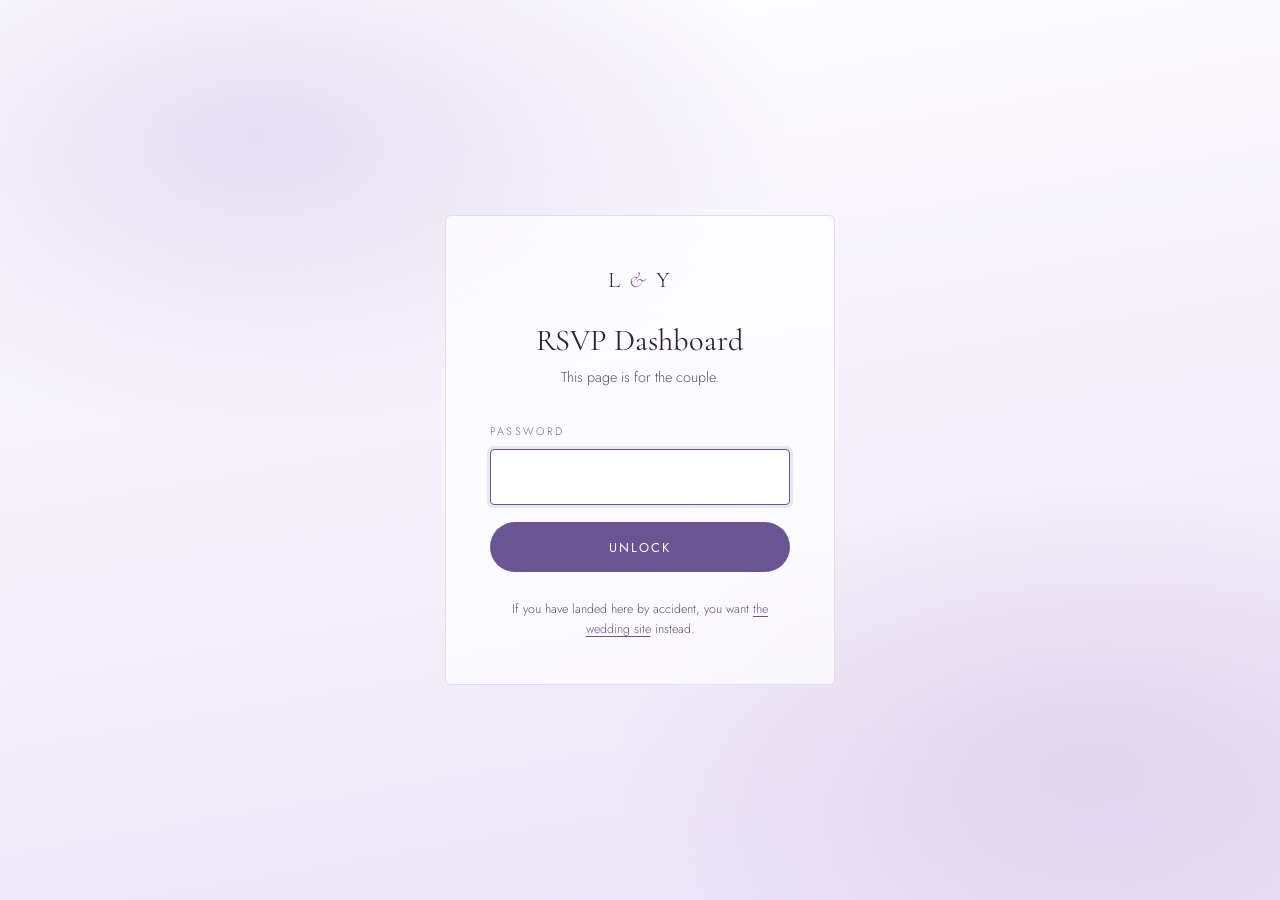
<file: admin.html>
<!DOCTYPE html>
<html lang="en" class="no-js">
<head>
<meta charset="utf-8">
<script>document.documentElement.classList.remove("no-js");</script>
<meta name="viewport" content="width=device-width, initial-scale=1">
<title>RSVP Dashboard — Leo &amp; Yoonsun</title>

<!-- This page must never be indexed. It is reachable from the "Admin" button in
     the public site's footer, so guests can find it — the password screen is
     what keeps them out, and the dashboard holds no guest data either way. -->
<meta name="robots" content="noindex, nofollow, noarchive">
<meta name="theme-color" content="#6b5494">

<link rel="icon" href="data:image/svg+xml,%3Csvg xmlns='http://www.w3.org/2000/svg' viewBox='0 0 100 100'%3E%3Ctext y='.9em' font-size='90'%3E%F0%9F%93%8B%3C/text%3E%3C/svg%3E">

<link rel="preconnect" href="https://fonts.googleapis.com">
<link rel="preconnect" href="https://fonts.gstatic.com" crossorigin>
<link href="https://fonts.googleapis.com/css2?family=Cormorant+Garamond:wght@300;400;500&family=Jost:wght@300;400;500&display=swap" rel="stylesheet">

<link rel="stylesheet" href="assets/css/styles.css?v=19">
<link rel="stylesheet" href="assets/css/admin.css?v=19">
</head>
<body class="admin">

<!-- ===================== LOCK SCREEN ===================== -->
<div class="lock" id="lock">
  <form class="lock__card" id="lockForm" autocomplete="off">
    <p class="lock__mark">L <span class="amp">&amp;</span> Y</p>
    <h1 class="lock__title">RSVP Dashboard</h1>
    <p class="lock__sub">This page is for the couple.</p>

    <label class="lock__label" for="pw">Password</label>
    <input class="lock__input" type="password" id="pw" name="pw"
           autocomplete="current-password" autofocus required>

    <button class="btn btn--solid lock__btn" type="submit">Unlock</button>

    <p class="lock__error" id="lockError" role="alert" hidden></p>

    <p class="lock__note">
      If you have landed here by accident, you want
      <a href="index.html">the wedding site</a> instead.
    </p>
  </form>
</div>

<!-- ===================== DASHBOARD ===================== -->
<div class="dash" id="dash" hidden>

  <header class="dash__bar">
    <div class="dash__bar-inner">
      <div>
        <p class="dash__eyebrow">Leo &amp; Yoonsun &middot; April 15, 2027</p>
        <h1 class="dash__title">RSVP Dashboard</h1>
      </div>
      <div class="dash__bar-actions">
        <a class="btn btn--ghost btn--sm" href="index.html">View site</a>
        <button class="btn btn--ghost btn--sm" id="lockBtn" type="button">Lock</button>
      </div>
    </div>
  </header>

  <main class="dash__body">

    <!-- ---- Data source ---- -->
    <section class="panel" id="sourcePanel">
      <div class="panel__head">
        <h2>Responses</h2>
        <div class="panel__tools">
          <span class="livestatus" id="liveStatus" hidden></span>
          <button class="btn btn--ghost btn--sm" id="refreshBtn" type="button" hidden>Refresh now</button>
          <button class="btn btn--ghost btn--sm" id="changeDataBtn" type="button" hidden>Replace data</button>
        </div>
      </div>

      <div class="loader" id="loader">
        <p class="loader__lede">
          Your RSVPs live in the Google Sheet attached to your form. Nothing is
          stored on this website &mdash; the dashboard reads the sheet
          <strong>in your browser</strong> and keeps nothing of its own.
        </p>

        <!-- Connect once, then it refreshes itself. -->
        <div class="connect">
          <h3 class="connect__title">Keep it up to date automatically</h3>
          <ol class="loader__steps">
            <li>In the Sheet: <strong>File &rarr; Share &rarr; Publish to web</strong>.</li>
            <li>Choose the responses sheet, and the format <strong>Comma-separated values (.csv)</strong>.</li>
            <li>Press <strong>Publish</strong>, then copy the link it gives you and paste it here.</li>
          </ol>
          <div class="connect__row">
            <input class="search connect__input" type="url" id="sheetUrl"
                   placeholder="https://docs.google.com/spreadsheets/d/e/.../pub?output=csv">
            <button class="btn btn--solid btn--sm" id="connectBtn" type="button">Connect</button>
          </div>
          <p class="connect__note">
            This link is saved <strong>in this browser only</strong>. It is never
            added to the website's code, so nobody reading the site's source can
            find it. Anyone who does get the link can read the sheet without a
            password, so treat it like a key &mdash; and you can stop it at any
            time with <strong>Publish to web &rarr; Stop publishing</strong>.
          </p>
          <p class="loader__error" id="connectError" role="alert" hidden></p>
        </div>

        <h3 class="connect__title">Or load a file by hand</h3>
        <ol class="loader__steps">
          <li>In the Sheet: <strong>File &rarr; Download &rarr; Comma Separated Values (.csv)</strong>.</li>
          <li>Drop that file below, or open it in a text editor and paste the contents.</li>
        </ol>

        <div class="drop" id="drop" tabindex="0" role="button"
             aria-label="Drop a CSV file here, or click to choose a file">
          <p class="drop__title">Drop your CSV here</p>
          <p class="drop__sub">or click to choose a file</p>
          <input type="file" id="fileInput" accept=".csv,text/csv" hidden>
        </div>

        <details class="loader__paste">
          <summary>Paste the CSV text instead</summary>
          <textarea id="pasteArea" rows="6" placeholder="Paste the contents of the CSV file here..."></textarea>
          <button class="btn btn--solid btn--sm" id="pasteBtn" type="button">Load pasted data</button>
        </details>

        <label class="check">
          <input type="checkbox" id="rememberData">
          <span>Remember this data on this device, so I don't have to re-load it each visit.
          Leave off if you are on a shared computer.</span>
        </label>

        <p class="loader__error" id="loadError" role="alert" hidden></p>
      </div>

      <div class="mapping" id="mapping" hidden>
        <p class="mapping__lede">
          Columns detected automatically. Fix any that are wrong &mdash; your form's
          wording will not match mine exactly.
        </p>
        <div class="mapping__grid" id="mappingGrid"></div>
      </div>
    </section>

    <!-- ---- Stats ---- -->
    <section class="panel" id="statsPanel" hidden>
      <div class="panel__head"><h2>At a glance</h2></div>

      <div class="stats" id="stats"></div>

      <div class="capacity">
        <div class="capacity__head">
          <span id="capacityLabel">0 of 60 seats</span>
          <span class="capacity__hint">Planned for 55&ndash;60</span>
        </div>
        <div class="capacity__track"><div class="capacity__fill" id="capacityFill"></div></div>
      </div>
    </section>

    <!-- ---- Breakdowns ---- -->
    <section class="panel" id="breakdownPanel" hidden>
      <div class="panel__head"><h2>Breakdowns</h2></div>
      <div class="breakdowns" id="breakdowns"></div>
    </section>

    <!-- ---- Guest table ---- -->
    <section class="panel" id="tablePanel" hidden>
      <div class="panel__head">
        <h2>Everyone who replied</h2>
        <div class="panel__tools">
          <input class="search" type="search" id="search" placeholder="Search names, notes, anything…">
          <select class="filter" id="filter" aria-label="Filter by response">
            <option value="all">All responses</option>
            <option value="yes">Attending</option>
            <option value="no">Not attending</option>
          </select>
          <button class="btn btn--ghost btn--sm" id="copyEmails" type="button">Copy emails</button>
        </div>
      </div>
      <div class="tablewrap">
        <table class="table" id="table"></table>
      </div>
      <p class="table__empty" id="tableEmpty" hidden>Nothing matches that search.</p>
    </section>

  </main>

  <footer class="dash__foot">
    <p>
      <strong>How private is this?</strong> The password here keeps guests and
      casual visitors out, and that is all it does &mdash; this is a static site,
      so anyone determined enough can read the page's code. That is safe because
      this page stores no guest data: what you see is read straight from your
      sheet or from a file you loaded, in your browser, and nothing is kept on
      the website. If you have connected a published sheet, that link lives in
      this browser alone &mdash; but anyone who gets hold of it can read the
      sheet without a password, so stop publishing once the replies are in.
    </p>
  </footer>
</div>

<script src="assets/js/admin.js?v=19"></script>
</body>
</html>
</file>
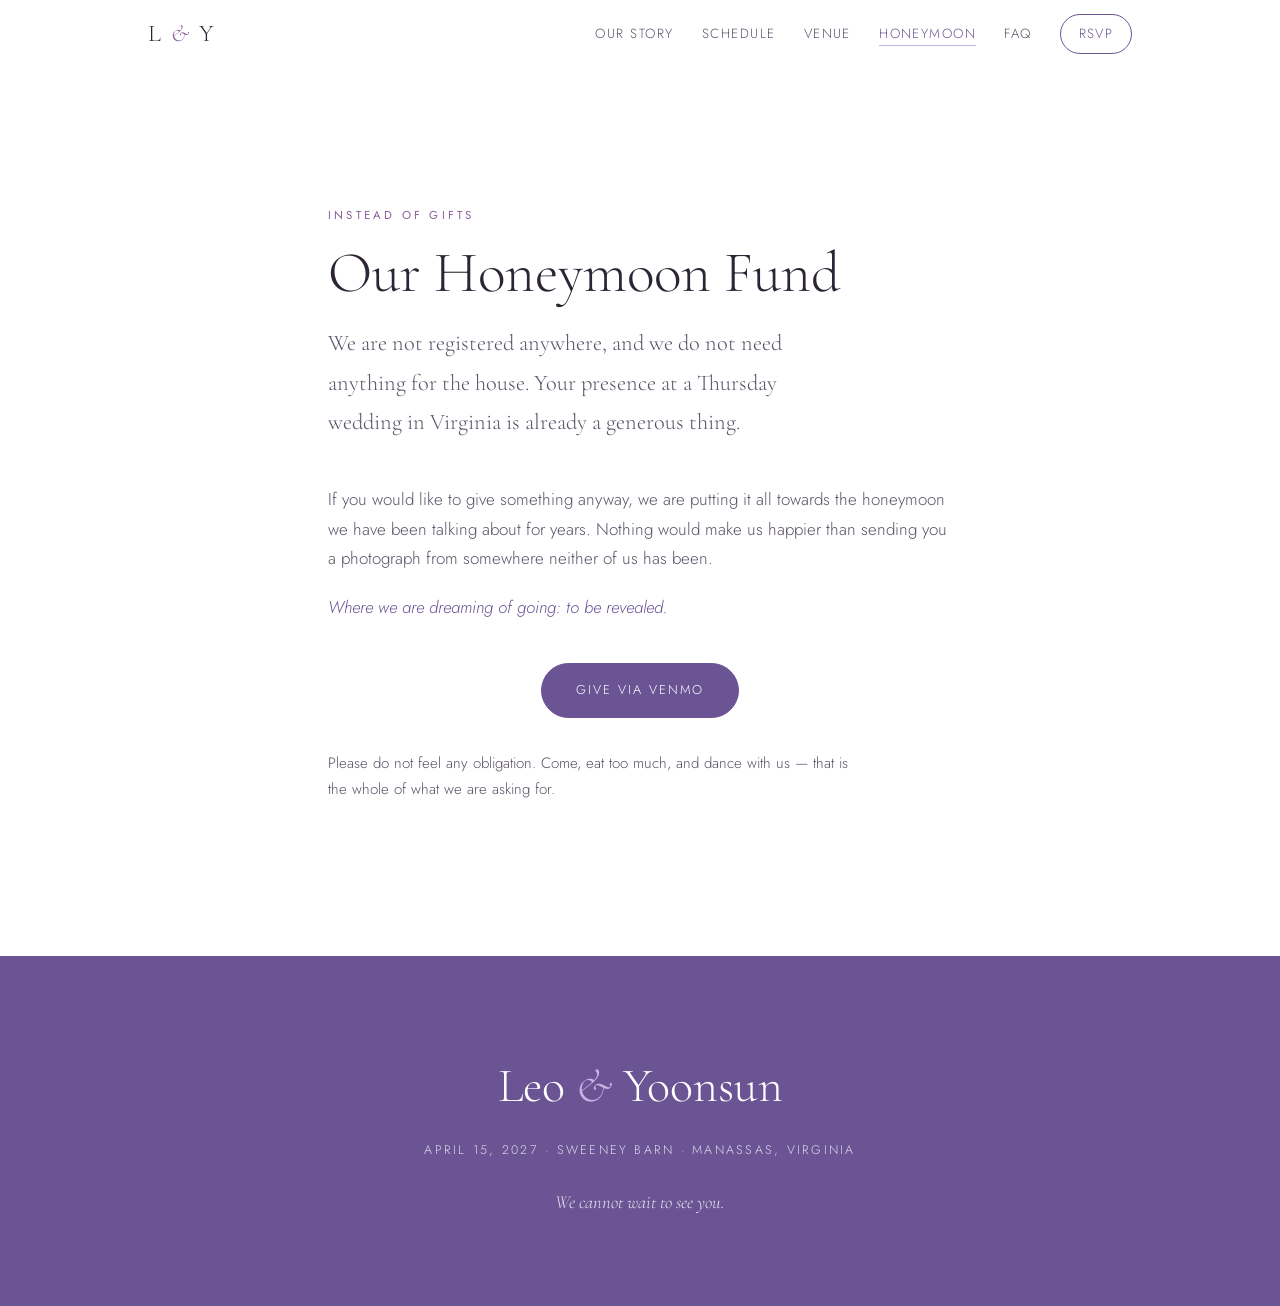
<file: honeymoon.html>
<!DOCTYPE html>
<html lang="en" class="no-js">
<head>
<meta charset="utf-8">
<script>document.documentElement.classList.remove("no-js");</script>
<meta name="viewport" content="width=device-width, initial-scale=1">
<title>Honeymoon Fund — Leo & Yoonsun</title>
<meta name="description" content="Instead of gifts: our honeymoon fund.">
<meta name="theme-color" content="#6b5494">

<!-- Keeps the site out of Google. Guests reach it by the link you send them.
     Delete this line if you ever want it to be publicly searchable. -->
<meta name="robots" content="noindex, nofollow">

<meta property="og:type" content="website">
<meta property="og:title" content="Honeymoon Fund — Leo & Yoonsun">
<meta property="og:description" content="Instead of gifts: our honeymoon fund.">
<meta property="og:image" content="https://nimyuk.github.io/LeoFoundHisSun/assets/img/share.jpg">
<meta name="twitter:card" content="summary_large_image">

<link rel="icon" href="data:image/svg+xml,%3Csvg xmlns='http://www.w3.org/2000/svg' viewBox='0 0 100 100'%3E%3Ctext y='.9em' font-size='90'%3E%F0%9F%AA%BB%3C/text%3E%3C/svg%3E">

<link rel="preconnect" href="https://fonts.googleapis.com">
<link rel="preconnect" href="https://fonts.gstatic.com" crossorigin>
<link href="https://fonts.googleapis.com/css2?family=Cormorant+Garamond:ital,wght@0,300;0,400;0,500;0,600;1,300;1,400&family=Jost:wght@300;400;500&display=swap" rel="stylesheet">

<link rel="stylesheet" href="assets/css/styles.css?v=19">
</head>
<body>

<a class="skip-link" href="#main">Skip to content</a>

<!-- ===================== NAV ===================== -->
<header class="nav" id="nav">
  <div class="nav__inner">
    <a class="nav__brand" href="index.html">L <span class="amp">&amp;</span> Y</a>

    <button class="nav__toggle" id="navToggle" aria-expanded="false" aria-controls="navMenu">
      <span class="nav__toggle-bars" aria-hidden="true"><i></i><i></i><i></i></span>
      <span class="sr-only">Menu</span>
    </button>

    <nav class="nav__menu" id="navMenu" aria-label="Main">
      <a href="story.html">Our Story</a>
      <a href="schedule.html">Schedule</a>
      <a href="venue.html">Venue</a>
      <a href="honeymoon.html" class="is-current" aria-current="page">Honeymoon</a>
      <a href="faq.html">FAQ</a>
      <a class="nav__cta" href="rsvp.html">RSVP</a>
    </nav>
  </div>
</header>

<main id="main">

<!-- ===================== HONEYMOON FUND ===================== -->
<section class="section section--white" id="honeymoon">
  <div class="wrap wrap--narrow">
    <p class="eyebrow reveal">Instead of gifts</p>
    <h2 class="section__title reveal">Our Honeymoon Fund</h2>
    <p class="section__lede reveal">
      We are not registered anywhere, and we do not need anything for the house. Your
      presence at a Thursday wedding in Virginia is already a generous thing.
    </p>

    <div class="prose reveal">
      <p>
        If you would like to give something anyway, we are putting it all towards the
        honeymoon we have been talking about for years. Nothing would make us happier
        than sending you a photograph from somewhere neither of us has been.
      </p>
      <!-- PLACEHOLDER — a sentence about where you are going makes this land far
           better than the generic version. Delete it if you would rather not say. -->
      <p class="gift__dream">
        <em>Where we are dreaming of going: to be revealed.</em>
      </p>
    </div>

    <!-- The Venmo button is built by main.js from honeymoon.venmo in config.js.
         While that is blank, a quiet "coming soon" note appears instead. -->
    <div class="gift reveal" id="giftMount"></div>

    <p class="section__note reveal">
      Please do not feel any obligation. Come, eat too much, and dance with us &mdash;
      that is the whole of what we are asking for.
    </p>
  </div>
</section>

</main>

<!-- ===================== FOOTER ===================== -->
<footer class="footer">
  <div class="wrap">
    <p class="footer__names">Leo <span class="amp">&amp;</span> Yoonsun</p>
    <p class="footer__date">April 15, 2027 &middot; Sweeney Barn &middot; Manassas, Virginia</p>
    <p class="footer__thanks">We cannot wait to see you.</p>
  </div>
</footer>

<script src="assets/js/config.js?v=19"></script>
<script src="assets/js/main.js?v=19"></script>
</body>
</html>
</file>
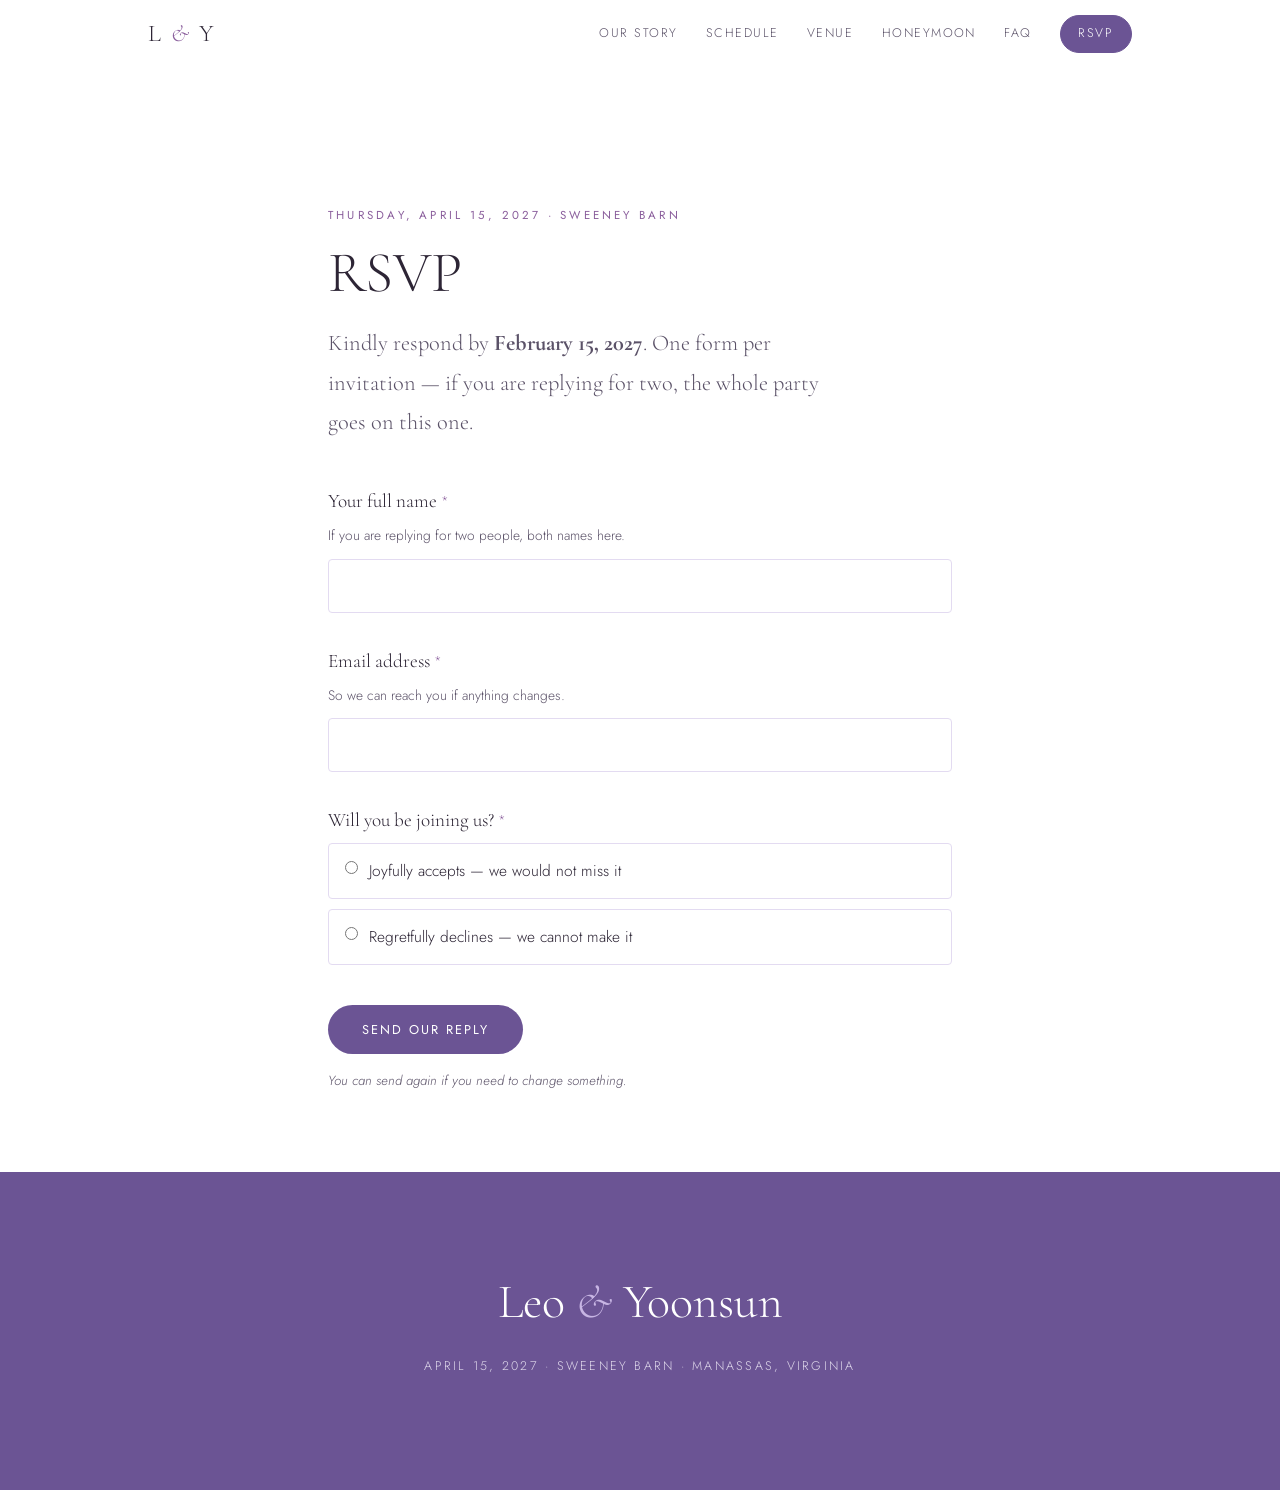
<file: rsvp.html>
<!DOCTYPE html>
<html lang="en" class="no-js">
<head>
<meta charset="utf-8">
<script>document.documentElement.classList.remove("no-js");</script>
<meta name="viewport" content="width=device-width, initial-scale=1">
<title>RSVP — Leo &amp; Yoonsun</title>
<meta name="description" content="RSVP for Leo and Yoonsun's wedding, Thursday April 15, 2027 at Sweeney Barn.">
<meta name="robots" content="noindex, nofollow">
<meta name="theme-color" content="#6b5494">

<link rel="icon" href="data:image/svg+xml,%3Csvg xmlns='http://www.w3.org/2000/svg' viewBox='0 0 100 100'%3E%3Ctext y='.9em' font-size='90'%3E%F0%9F%AA%BB%3C/text%3E%3C/svg%3E">

<link rel="preconnect" href="https://fonts.googleapis.com">
<link rel="preconnect" href="https://fonts.gstatic.com" crossorigin>
<link href="https://fonts.googleapis.com/css2?family=Cormorant+Garamond:ital,wght@0,300;0,400;0,500;1,300;1,400&family=Jost:wght@300;400;500&display=swap" rel="stylesheet">

<link rel="stylesheet" href="assets/css/styles.css?v=19">
<link rel="stylesheet" href="assets/css/form.css?v=19">
</head>
<body class="rsvppage">

<a class="skip-link" href="#main">Skip to content</a>

<header class="nav" id="nav">
  <div class="nav__inner">
    <a class="nav__brand" href="index.html">L <span class="amp">&amp;</span> Y</a>

    <button class="nav__toggle" id="navToggle" aria-expanded="false" aria-controls="navMenu">
      <span class="nav__toggle-bars" aria-hidden="true"><i></i><i></i><i></i></span>
      <span class="sr-only">Menu</span>
    </button>

    <nav class="nav__menu" id="navMenu" aria-label="Main">
      <a href="story.html">Our Story</a>
      <a href="schedule.html">Schedule</a>
      <a href="venue.html">Venue</a>
      <a href="honeymoon.html">Honeymoon</a>
      <a href="faq.html">FAQ</a>
      <a class="nav__cta is-current" href="rsvp.html" aria-current="page">RSVP</a>
    </nav>
  </div>
</header>

<main id="main" class="section section--white">
  <div class="wrap wrap--narrow">

    <p class="eyebrow">Thursday, April 15, 2027 &middot; Sweeney Barn</p>
    <h1 class="section__title">RSVP</h1>
    <p class="section__lede">
      Kindly respond by <strong id="rsvpDeadline">February 15, 2027</strong>.
      One form per invitation &mdash; if you are replying for two, the whole party
      goes on this one.
    </p>

    <!-- Shown when the form is not wired up yet. Deliberately offers email
         rather than the Google Form: sending guests to docs.google.com is the
         thing this page exists to avoid. -->
    <div class="formcard" id="notReady" hidden>
      <h2>Nearly ready</h2>
      <p>
        Our RSVP form is being set up and will be here within a day or two &mdash;
        please do check back. If you would rather reply now, just email us at
        <a id="fallbackEmail" href="mailto:kyuminleolee@gmail.com">kyuminleolee@gmail.com</a>
        with your name, whether you can make it, and how many of you there will be.
      </p>
    </div>

    <!-- Shown after a successful send. -->
    <div class="formcard formcard--done" id="done" hidden>
      <p class="done__mark" aria-hidden="true">&#10003;</p>
      <h2 id="doneTitle">Thank you</h2>
      <p id="doneBody">We have your reply, and we cannot wait to see you.</p>
      <p class="done__actions">
        <a class="btn btn--ghost" href="index.html">Back to the website</a>
        <button class="btn btn--ghost" type="button" id="againBtn">Send another reply</button>
      </p>
    </div>

    <form class="rsvpform" id="rsvpForm" novalidate hidden>

      <div class="field">
        <label class="field__label" for="f-name">Your full name <span class="req">*</span></label>
        <p class="field__hint">If you are replying for two people, both names here.</p>
        <input class="field__input" type="text" id="f-name" name="name" autocomplete="name" required>
        <p class="field__error" id="e-name" hidden></p>
      </div>

      <div class="field" id="emailField">
        <label class="field__label" for="f-email">Email address <span class="req">*</span></label>
        <p class="field__hint">So we can reach you if anything changes.</p>
        <input class="field__input" type="email" id="f-email" name="email" autocomplete="email" required>
        <p class="field__error" id="e-email" hidden></p>
      </div>

      <fieldset class="field">
        <legend class="field__label">Will you be joining us? <span class="req">*</span></legend>
        <div class="choices" id="attendingChoices"></div>
        <p class="field__error" id="e-attending" hidden></p>
      </fieldset>

      <!-- Everything below is only relevant to a yes. -->
      <div id="ifAttending" hidden>
        <div class="field" id="partyField">
          <label class="field__label" for="f-party">How many of you are coming? <span class="req">*</span></label>
          <p class="field__hint">Including yourself, and only those named on your invitation.</p>
          <input class="field__input field__input--short" type="number" id="f-party" name="party" min="1" max="12" step="1" inputmode="numeric">
          <p class="field__error" id="e-party" hidden></p>
        </div>

        <div class="field" id="partyNamesField" hidden>
          <label class="field__label" for="f-partyNames">And who is coming with you?</label>
          <p class="field__hint">Everyone except yourself, since you are named above. One per line, or separated by commas — it helps us get the place cards right.</p>
          <textarea class="field__input" id="f-partyNames" rows="3"></textarea>
          <p class="field__error" id="e-partyNames" hidden></p>
        </div>

        <fieldset class="field" id="mealField">
          <legend class="field__label">Meal choice</legend>
          <p class="field__hint">If your party would like different meals, tell us in the last box.</p>
          <div class="choices" id="mealChoices"></div>
        </fieldset>

        <div class="field" id="dietaryField">
          <label class="field__label" for="f-dietary">Any dietary restrictions or allergies?</label>
          <input class="field__input" type="text" id="f-dietary" name="dietary">
        </div>

        <div class="field" id="songField">
          <label class="field__label" for="f-song">A song that will get you dancing</label>
          <input class="field__input" type="text" id="f-song" name="song">
        </div>
      </div>

      <div class="field" id="noteField">
        <label class="field__label" for="f-note">Anything else we should know?</label>
        <textarea class="field__input" id="f-note" name="note" rows="4"></textarea>
      </div>

      <p class="formerror" id="formError" role="alert" hidden></p>

      <div class="formactions">
        <button class="btn btn--solid" type="submit" id="submitBtn">Send our reply</button>
        <p class="formactions__note">You can send again if you need to change something.</p>
      </div>
    </form>

  </div>
</main>

<footer class="footer">
  <div class="wrap">
    <p class="footer__names">Leo <span class="amp">&amp;</span> Yoonsun</p>
    <p class="footer__date">April 15, 2027 &middot; Sweeney Barn &middot; Manassas, Virginia</p>
  </div>
</footer>

<!-- The form posts into this hidden frame, so the page never navigates away
     and the guest stays on our site the whole time. -->
<iframe name="gformSink" id="gformSink" title="Form submission target" hidden></iframe>

<script src="assets/js/config.js?v=19"></script>
<script src="assets/js/main.js?v=19"></script>
<script src="assets/js/rsvp.js?v=19"></script>
</body>
</html>
</file>
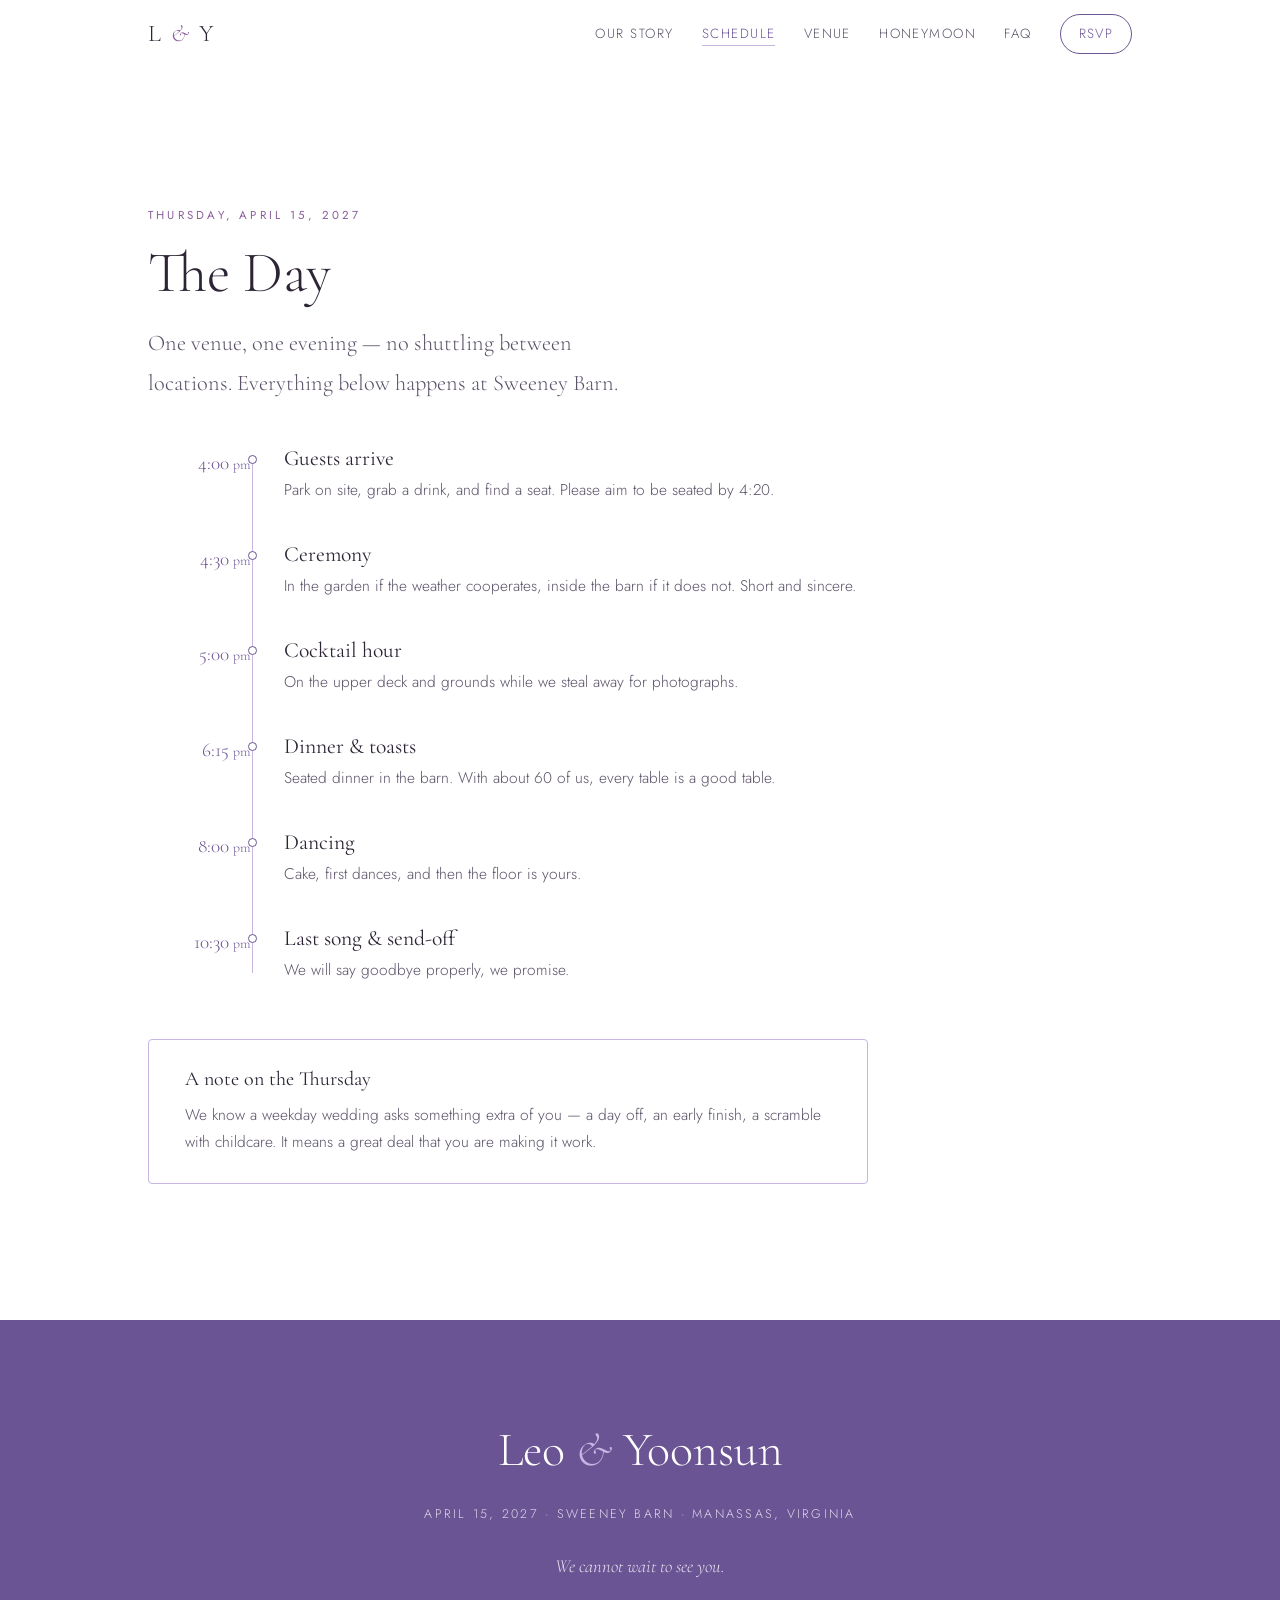
<file: schedule.html>
<!DOCTYPE html>
<html lang="en" class="no-js">
<head>
<meta charset="utf-8">
<script>document.documentElement.classList.remove("no-js");</script>
<meta name="viewport" content="width=device-width, initial-scale=1">
<title>The Day — Leo & Yoonsun</title>
<meta name="description" content="The schedule for Thursday, April 15, 2027 at Sweeney Barn.">
<meta name="theme-color" content="#6b5494">

<!-- Keeps the site out of Google. Guests reach it by the link you send them.
     Delete this line if you ever want it to be publicly searchable. -->
<meta name="robots" content="noindex, nofollow">

<meta property="og:type" content="website">
<meta property="og:title" content="The Day — Leo & Yoonsun">
<meta property="og:description" content="The schedule for Thursday, April 15, 2027 at Sweeney Barn.">
<meta property="og:image" content="https://nimyuk.github.io/LeoFoundHisSun/assets/img/share.jpg">
<meta name="twitter:card" content="summary_large_image">

<link rel="icon" href="data:image/svg+xml,%3Csvg xmlns='http://www.w3.org/2000/svg' viewBox='0 0 100 100'%3E%3Ctext y='.9em' font-size='90'%3E%F0%9F%AA%BB%3C/text%3E%3C/svg%3E">

<link rel="preconnect" href="https://fonts.googleapis.com">
<link rel="preconnect" href="https://fonts.gstatic.com" crossorigin>
<link href="https://fonts.googleapis.com/css2?family=Cormorant+Garamond:ital,wght@0,300;0,400;0,500;0,600;1,300;1,400&family=Jost:wght@300;400;500&display=swap" rel="stylesheet">

<link rel="stylesheet" href="assets/css/styles.css?v=19">
</head>
<body>

<a class="skip-link" href="#main">Skip to content</a>

<!-- ===================== NAV ===================== -->
<header class="nav" id="nav">
  <div class="nav__inner">
    <a class="nav__brand" href="index.html">L <span class="amp">&amp;</span> Y</a>

    <button class="nav__toggle" id="navToggle" aria-expanded="false" aria-controls="navMenu">
      <span class="nav__toggle-bars" aria-hidden="true"><i></i><i></i><i></i></span>
      <span class="sr-only">Menu</span>
    </button>

    <nav class="nav__menu" id="navMenu" aria-label="Main">
      <a href="story.html">Our Story</a>
      <a href="schedule.html" class="is-current" aria-current="page">Schedule</a>
      <a href="venue.html">Venue</a>
      <a href="honeymoon.html">Honeymoon</a>
      <a href="faq.html">FAQ</a>
      <a class="nav__cta" href="rsvp.html">RSVP</a>
    </nav>
  </div>
</header>

<main id="main">

<!-- ===================== SCHEDULE ===================== -->
<section class="section section--white" id="schedule">
  <div class="wrap">
    <p class="eyebrow reveal">Thursday, April 15, 2027</p>
    <h2 class="section__title reveal">The Day</h2>
    <p class="section__lede reveal">
      One venue, one evening — no shuttling between locations. Everything below happens at
      Sweeney Barn.
    </p>

    <!-- PLACEHOLDER TIMES — confirm with the venue, then update. -->
    <ol class="timeline reveal">
      <li class="timeline__item">
        <span class="timeline__time">4:00 <span class="ampm">pm</span></span>
        <div class="timeline__body">
          <h3>Guests arrive</h3>
          <p>Park on site, grab a drink, and find a seat. Please aim to be seated by 4:20.</p>
        </div>
      </li>
      <li class="timeline__item">
        <span class="timeline__time">4:30 <span class="ampm">pm</span></span>
        <div class="timeline__body">
          <h3>Ceremony</h3>
          <p>In the garden if the weather cooperates, inside the barn if it does not. Short and sincere.</p>
        </div>
      </li>
      <li class="timeline__item">
        <span class="timeline__time">5:00 <span class="ampm">pm</span></span>
        <div class="timeline__body">
          <h3>Cocktail hour</h3>
          <p>On the upper deck and grounds while we steal away for photographs.</p>
        </div>
      </li>
      <li class="timeline__item">
        <span class="timeline__time">6:15 <span class="ampm">pm</span></span>
        <div class="timeline__body">
          <h3>Dinner &amp; toasts</h3>
          <p>Seated dinner in the barn. With about 60 of us, every table is a good table.</p>
        </div>
      </li>
      <li class="timeline__item">
        <span class="timeline__time">8:00 <span class="ampm">pm</span></span>
        <div class="timeline__body">
          <h3>Dancing</h3>
          <p>Cake, first dances, and then the floor is yours.</p>
        </div>
      </li>
      <li class="timeline__item">
        <span class="timeline__time">10:30 <span class="ampm">pm</span></span>
        <div class="timeline__body">
          <h3>Last song &amp; send-off</h3>
          <p>We will say goodbye properly, we promise.</p>
        </div>
      </li>
    </ol>

    <div class="callout reveal">
      <h3>A note on the Thursday</h3>
      <p>
        We know a weekday wedding asks something extra of you — a day off, an early
        finish, a scramble with childcare. It means a great deal that you are making
        it work.
      </p>
    </div>
  </div>
</section>

</main>

<!-- ===================== FOOTER ===================== -->
<footer class="footer">
  <div class="wrap">
    <p class="footer__names">Leo <span class="amp">&amp;</span> Yoonsun</p>
    <p class="footer__date">April 15, 2027 &middot; Sweeney Barn &middot; Manassas, Virginia</p>
    <p class="footer__thanks">We cannot wait to see you.</p>
  </div>
</footer>

<script src="assets/js/config.js?v=19"></script>
<script src="assets/js/main.js?v=19"></script>
</body>
</html>
</file>
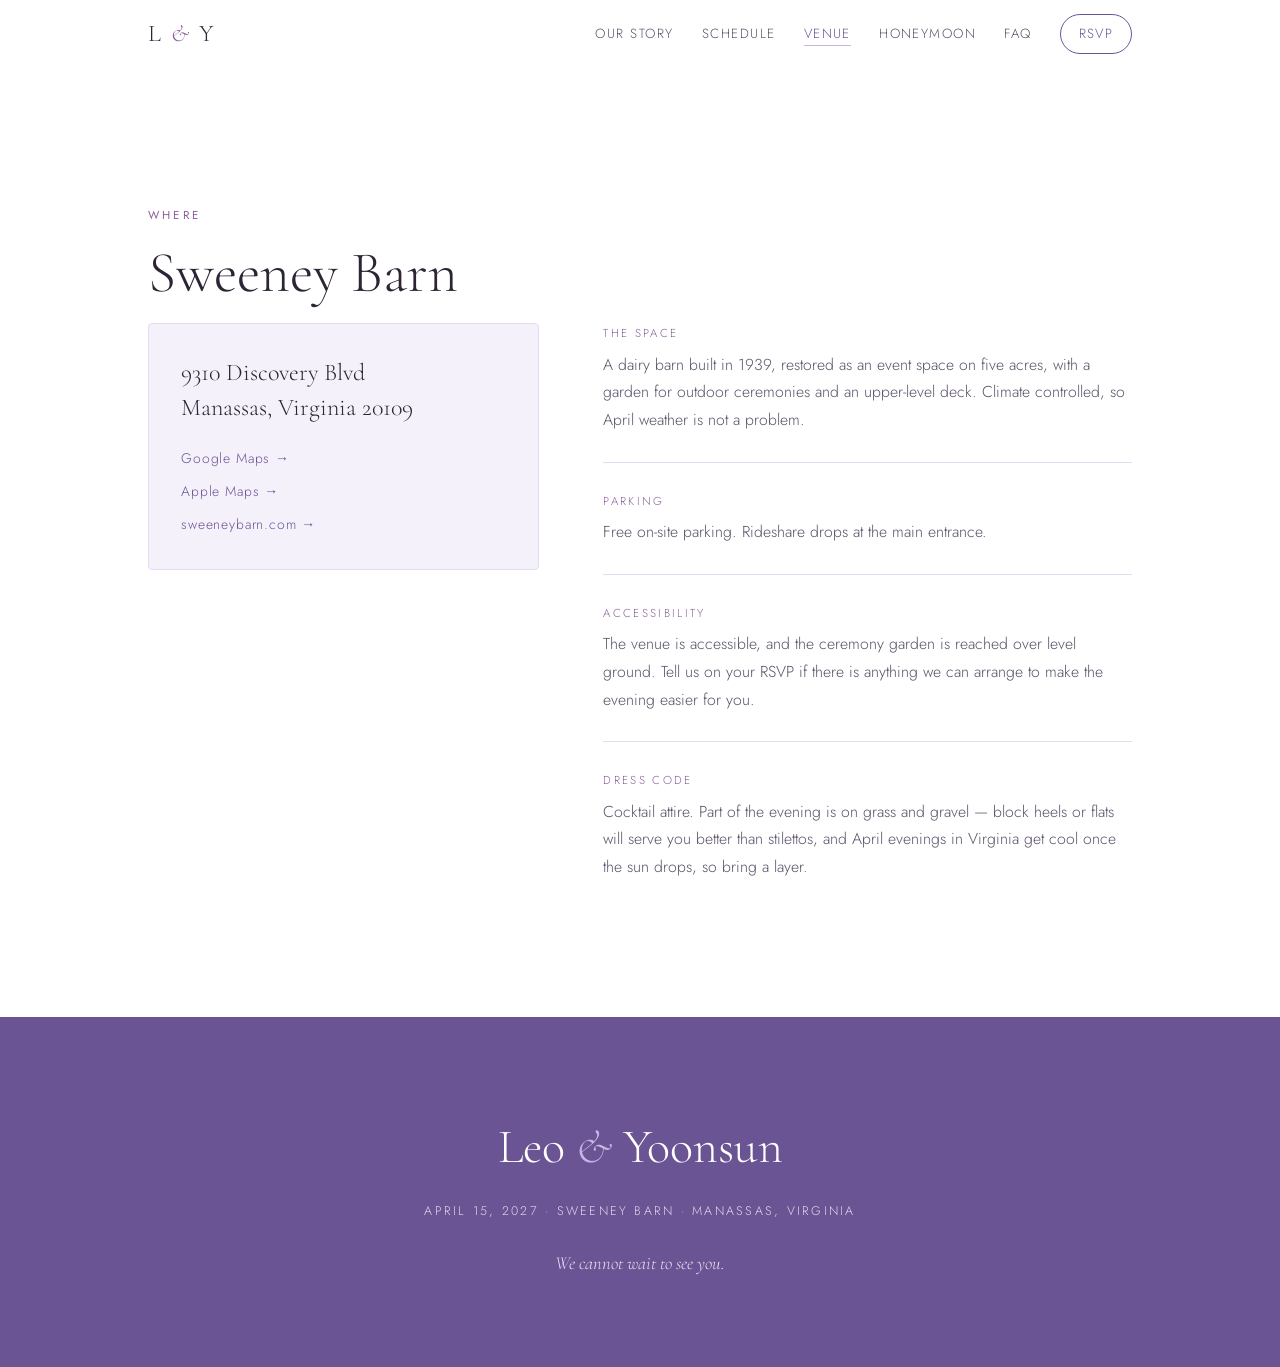
<file: venue.html>
<!DOCTYPE html>
<html lang="en" class="no-js">
<head>
<meta charset="utf-8">
<script>document.documentElement.classList.remove("no-js");</script>
<meta name="viewport" content="width=device-width, initial-scale=1">
<title>Venue — Leo & Yoonsun</title>
<meta name="description" content="Sweeney Barn, 9310 Discovery Blvd, Manassas, Virginia.">
<meta name="theme-color" content="#6b5494">

<!-- Keeps the site out of Google. Guests reach it by the link you send them.
     Delete this line if you ever want it to be publicly searchable. -->
<meta name="robots" content="noindex, nofollow">

<meta property="og:type" content="website">
<meta property="og:title" content="Venue — Leo & Yoonsun">
<meta property="og:description" content="Sweeney Barn, 9310 Discovery Blvd, Manassas, Virginia.">
<meta property="og:image" content="https://nimyuk.github.io/LeoFoundHisSun/assets/img/share.jpg">
<meta name="twitter:card" content="summary_large_image">

<link rel="icon" href="data:image/svg+xml,%3Csvg xmlns='http://www.w3.org/2000/svg' viewBox='0 0 100 100'%3E%3Ctext y='.9em' font-size='90'%3E%F0%9F%AA%BB%3C/text%3E%3C/svg%3E">

<link rel="preconnect" href="https://fonts.googleapis.com">
<link rel="preconnect" href="https://fonts.gstatic.com" crossorigin>
<link href="https://fonts.googleapis.com/css2?family=Cormorant+Garamond:ital,wght@0,300;0,400;0,500;0,600;1,300;1,400&family=Jost:wght@300;400;500&display=swap" rel="stylesheet">

<link rel="stylesheet" href="assets/css/styles.css?v=19">
</head>
<body>

<a class="skip-link" href="#main">Skip to content</a>

<!-- ===================== NAV ===================== -->
<header class="nav" id="nav">
  <div class="nav__inner">
    <a class="nav__brand" href="index.html">L <span class="amp">&amp;</span> Y</a>

    <button class="nav__toggle" id="navToggle" aria-expanded="false" aria-controls="navMenu">
      <span class="nav__toggle-bars" aria-hidden="true"><i></i><i></i><i></i></span>
      <span class="sr-only">Menu</span>
    </button>

    <nav class="nav__menu" id="navMenu" aria-label="Main">
      <a href="story.html">Our Story</a>
      <a href="schedule.html">Schedule</a>
      <a href="venue.html" class="is-current" aria-current="page">Venue</a>
      <a href="honeymoon.html">Honeymoon</a>
      <a href="faq.html">FAQ</a>
      <a class="nav__cta" href="rsvp.html">RSVP</a>
    </nav>
  </div>
</header>

<main id="main">

<!-- ===================== VENUE ===================== -->
<section class="section section--white" id="venue">
  <div class="wrap">
    <p class="eyebrow reveal">Where</p>
    <h2 class="section__title reveal">Sweeney Barn</h2>

    <div class="venue">
      <div class="venue__card reveal">
        <p class="venue__address">
          9310 Discovery Blvd<br>
          Manassas, Virginia 20109
        </p>
        <p class="venue__links">
          <a href="https://www.google.com/maps/dir/?api=1&amp;destination=Sweeney+Barn%2C+9310+Discovery+Blvd%2C+Manassas%2C+VA+20109" target="_blank" rel="noopener">Google Maps &rarr;</a>
          <a href="https://maps.apple.com/?daddr=9310+Discovery+Blvd,+Manassas,+VA+20109" target="_blank" rel="noopener">Apple Maps &rarr;</a>
          <a href="https://sweeneybarn.com/" target="_blank" rel="noopener">sweeneybarn.com &rarr;</a>
        </p>
      </div>

      <div class="venue__notes reveal">
        <dl class="deflist">
          <dt>The space</dt>
          <dd>A dairy barn built in 1939, restored as an event space on five acres, with a garden for outdoor ceremonies and an upper-level deck. Climate controlled, so April weather is not a problem.</dd>

          <dt>Parking</dt>
          <dd>Free on-site parking. Rideshare drops at the main entrance.</dd>

          <dt>Accessibility</dt>
          <dd>The venue is accessible, and the ceremony garden is reached over level ground. Tell us on your RSVP if there is anything we can arrange to make the evening easier for you.</dd>

          <dt>Dress code</dt>
          <dd>Cocktail attire. Part of the evening is on grass and gravel — block heels or flats will serve you better than stilettos, and April evenings in Virginia get cool once the sun drops, so bring a layer.</dd>
        </dl>
      </div>
    </div>
  </div>
</section>

</main>

<!-- ===================== FOOTER ===================== -->
<footer class="footer">
  <div class="wrap">
    <p class="footer__names">Leo <span class="amp">&amp;</span> Yoonsun</p>
    <p class="footer__date">April 15, 2027 &middot; Sweeney Barn &middot; Manassas, Virginia</p>
    <p class="footer__thanks">We cannot wait to see you.</p>
  </div>
</footer>

<script src="assets/js/config.js?v=19"></script>
<script src="assets/js/main.js?v=19"></script>
</body>
</html>
</file>
<file: assets/css/styles.css>
/* ==========================================================================
   Leo & Yoonsun — April 15, 2027
   Palette and type live in :root. Change those first before anything else.
   ========================================================================== */

:root {
  /* Colour — lilac and white. Every pair of text and background below
     clears WCAG AA (4.5:1). */
  --white:       #ffffff;   /* base page background            */
  --lilac-pale:  #f5f1fb;   /* alternating section background  */
  --lilac-tint:  #ebe3f7;   /* deeper wash, hero gradient      */
  --lilac-mid:   #c7b5e3;   /* bars, soft dividers             */
  --violet:      #6b5494;   /* buttons, links, footer          */
  --violet-deep: #54407a;   /* hover                           */
  --accent:      #8a5e9c;   /* eyebrows, ampersands, markers   */
  --rose:        #a13553;   /* errors, declines, over-capacity */
  --ink:         #2d2535;
  --ink-soft:    #5b5268;
  --line:        #e3dbf1;

  /* Type */
  --display: "Cormorant Garamond", "Iowan Old Style", Georgia, "Times New Roman", serif;
  --sans: "Jost", -apple-system, BlinkMacSystemFont, "Segoe UI", Helvetica, Arial, sans-serif;
  --script: "Great Vibes", "Snell Roundhand", "Apple Chancery", cursive;

  /* Rhythm */
  --wrap: 1080px;
  --wrap-narrow: 720px;
  --pad: clamp(1.25rem, 5vw, 3rem);
  --section-y: clamp(4.5rem, 11vw, 8.5rem);

  --nav-h: 68px;
}

/* --- Reset ------------------------------------------------------------- */
*, *::before, *::after { box-sizing: border-box; }
html { -webkit-text-size-adjust: 100%; scroll-behavior: smooth; scroll-padding-top: var(--nav-h); }
body {
  margin: 0;
  background: var(--white);
  color: var(--ink);
  font-family: var(--sans);
  font-weight: 300;
  font-size: clamp(1rem, 0.97rem + 0.15vw, 1.075rem);
  line-height: 1.75;
  -webkit-font-smoothing: antialiased;
  overflow-x: hidden;
}
img { max-width: 100%; height: auto; display: block; }
a { color: var(--violet); text-underline-offset: 3px; }
h1, h2, h3, h4 { font-family: var(--display); font-weight: 400; line-height: 1.15; margin: 0; }
p { margin: 0 0 1.15em; }
ol, ul { margin: 0; padding: 0; }

.sr-only {
  position: absolute; width: 1px; height: 1px; padding: 0; margin: -1px;
  overflow: hidden; clip: rect(0 0 0 0); white-space: nowrap; border: 0;
}
.skip-link {
  position: absolute; left: 50%; top: 0; transform: translate(-50%, -110%);
  background: var(--violet); color: #fff; padding: 0.7rem 1.2rem; z-index: 999;
  border-radius: 0 0 6px 6px; text-decoration: none; font-size: 0.9rem;
}
.skip-link:focus { transform: translate(-50%, 0); }

:focus-visible { outline: 2px solid var(--accent); outline-offset: 3px; }

/* --- Layout ------------------------------------------------------------ */
.wrap { width: 100%; max-width: var(--wrap); margin-inline: auto; padding-inline: var(--pad); }
.wrap--narrow { max-width: var(--wrap-narrow); }

.section { padding-block: var(--section-y); }
.section--white { background: var(--white); }
.section--lilac { background: var(--lilac-pale); }

.eyebrow {
  font-size: 0.72rem; letter-spacing: 0.28em; text-transform: uppercase;
  color: var(--accent); margin: 0 0 0.9rem; font-weight: 400;
}
.section__title {
  font-size: clamp(2.4rem, 6vw, 3.6rem);
  margin: 0 0 1.1rem;
  font-weight: 300;
}
.section__lede {
  font-family: var(--display);
  font-size: clamp(1.15rem, 0.5vw + 1.05rem, 1.4rem);
  color: var(--ink-soft);
  max-width: 46ch;
  margin-bottom: 2.75rem;
}
.section__note { font-size: 0.94rem; color: var(--ink-soft); max-width: 58ch; }
.subhead {
  font-size: clamp(1.4rem, 2.5vw, 1.75rem);
  margin: 3.25rem 0 1.25rem;
}
.subhead:first-of-type { margin-top: 1rem; }

/* --- Nav --------------------------------------------------------------- */
.nav {
  position: sticky; top: 0; z-index: 100;
  background: rgba(255, 255, 255, 0.86);
  backdrop-filter: saturate(140%) blur(10px);
  -webkit-backdrop-filter: saturate(140%) blur(10px);
  border-bottom: 1px solid transparent;
  transition: border-color 0.3s ease, background 0.3s ease;
}
.nav.is-stuck { border-bottom-color: var(--line); }
.nav__inner {
  max-width: var(--wrap); margin-inline: auto; padding-inline: var(--pad);
  height: var(--nav-h); display: flex; align-items: center; justify-content: space-between;
}
.nav__brand {
  font-family: var(--display); font-size: 1.5rem; letter-spacing: 0.08em;
  text-decoration: none; color: var(--ink);
}
.nav__brand .amp { color: var(--accent); font-style: italic; }

.nav__menu { display: flex; align-items: center; gap: clamp(1rem, 2.2vw, 1.9rem); }
.nav__menu a {
  font-size: 0.83rem; letter-spacing: 0.11em; text-transform: uppercase;
  text-decoration: none; color: var(--ink-soft); white-space: nowrap;
  transition: color 0.2s ease;
}
.nav__menu a:hover { color: var(--violet); }
.nav__menu a.is-active { color: var(--violet); }
.nav__cta {
  border: 1px solid var(--violet); border-radius: 999px;
  padding: 0.45rem 1.1rem; color: var(--violet) !important;
}
.nav__cta:hover { background: var(--violet); color: #fff !important; }

.nav__toggle {
  display: none; background: none; border: 0; cursor: pointer;
  padding: 0.6rem; margin-right: -0.6rem;
}
.nav__toggle-bars { display: block; width: 24px; }
.nav__toggle-bars i {
  display: block; height: 1.5px; background: var(--ink); margin: 5px 0;
  transition: transform 0.25s ease, opacity 0.2s ease;
}
.nav__toggle[aria-expanded="true"] i:nth-child(1) { transform: translateY(6.5px) rotate(45deg); }
.nav__toggle[aria-expanded="true"] i:nth-child(2) { opacity: 0; }
.nav__toggle[aria-expanded="true"] i:nth-child(3) { transform: translateY(-6.5px) rotate(-45deg); }

@media (max-width: 860px) {
  .nav__toggle { display: block; }
  .nav__menu {
    position: absolute; inset: var(--nav-h) 0 auto 0;
    flex-direction: column; align-items: stretch; gap: 0;
    background: var(--white); border-bottom: 1px solid var(--line);
    padding: 0.5rem var(--pad) 1.5rem;
    display: none;
  }
  .nav__menu.is-open { display: flex; }
  .nav__menu a { padding: 0.85rem 0; border-bottom: 1px solid var(--line); font-size: 0.9rem; }
  .nav__cta {
    border: 0; border-radius: 0; padding: 0.85rem 0;
    color: var(--accent) !important;
  }
  .nav__cta:hover { background: none; color: var(--accent) !important; }
}

/* --- Hero -------------------------------------------------------------- */
.hero {
  position: relative;
  min-height: calc(100svh - var(--nav-h));
  display: flex; align-items: center; justify-content: center;
  text-align: center; padding: clamp(3rem, 9vw, 6rem) var(--pad) 6rem;
  overflow: hidden;
}
/* Swap this for a real photo:
   background: url("../img/hero.jpg") center/cover no-repeat; */
.hero__bg {
  position: absolute; inset: 0; z-index: 0;
  background:
    radial-gradient(120% 90% at 50% 0%, rgba(255,255,255,0.9) 0%, rgba(255,255,255,0) 55%),
    radial-gradient(80% 60% at 15% 85%, rgba(199, 181, 227, 0.45) 0%, rgba(199,181,227,0) 60%),
    radial-gradient(70% 55% at 88% 78%, rgba(138, 94, 156, 0.16) 0%, rgba(138,94,156,0) 62%),
    linear-gradient(175deg, var(--white) 0%, var(--lilac-tint) 100%);
}
.hero__bg::after {
  content: ""; position: absolute; inset: 0; opacity: 0.3;
  background-image: url("data:image/svg+xml,%3Csvg xmlns='http://www.w3.org/2000/svg' width='220' height='220' viewBox='0 0 220 220'%3E%3Cg fill='none' stroke='%236b5494' stroke-opacity='0.10' stroke-width='1'%3E%3Cpath d='M30 180c0-30 16-52 40-62M30 180c-16-10-16-36-5-50 9-11 26-12 35-5M70 118c9-17 30-21 42-12 11 9 9 26-2 33'/%3E%3Cpath d='M150 70c20 8 30 26 28 46M150 70c4-16 22-26 36-22 12 4 17 18 12 27'/%3E%3C/g%3E%3C/svg%3E");
}
.hero__inner { position: relative; z-index: 1; max-width: 900px; }

.hero__count {
  font-family: var(--display);
  font-size: clamp(0.82rem, 1.6vw, 1rem);
  letter-spacing: 0.22em; text-transform: uppercase;
  color: var(--ink); margin-bottom: clamp(0.5rem, 2vw, 1rem);
  min-height: 1.4em;   /* holds its place while the count is worked out */
}

.hero__script {
  font-family: var(--script);
  font-weight: 400;
  /* Script faces carry long ascenders and descenders, so this needs more
     room above and below than a serif of the same size would. */
  font-size: clamp(3.2rem, 11vw, 7.5rem);
  line-height: 1.15;
  color: var(--ink);
  margin: 0 0 clamp(0.75rem, 2.5vw, 1.5rem);
  padding-bottom: 0.08em;
}

.hero__line {
  font-family: var(--display);
  font-size: clamp(1.05rem, 2.2vw, 1.45rem);
  color: var(--ink);
  margin-bottom: clamp(1.75rem, 4vw, 2.5rem);
}
.hero__sep { color: var(--accent); margin: 0 0.5rem; }

@media (max-width: 560px) {
  /* Three parts on one line is too much at phone width. */
  .hero__sep { display: block; height: 0; overflow: hidden; margin: 0.15rem 0; }
}

.countdown__message {
  font-family: var(--display); font-size: 1.35rem; font-style: italic; color: var(--violet);
  margin: 0;
}

.hero__actions { display: flex; flex-wrap: wrap; gap: 0.85rem; justify-content: center; }
.btn {
  display: inline-block; text-decoration: none; cursor: pointer;
  font-size: 0.8rem; letter-spacing: 0.16em; text-transform: uppercase;
  padding: 0.95rem 2.1rem; border-radius: 999px;
  transition: background 0.22s ease, color 0.22s ease, transform 0.22s ease;
}
.btn--solid { background: var(--violet); color: #fff; border: 1px solid var(--violet); }
.btn--solid:hover { background: var(--violet-deep); border-color: var(--violet-deep); transform: translateY(-1px); }
.btn--ghost { border: 1px solid var(--line); color: var(--ink); background: transparent; }
.btn--square {
  border-radius: 2px; padding: 1rem 2.6rem;
  background: var(--violet); color: #fff; border: 1px solid var(--violet);
}
.btn--square:hover { background: var(--violet-deep); border-color: var(--violet-deep); }
.btn--ghost:hover { border-color: var(--violet); color: var(--violet); }

.hero__scroll {
  position: absolute; bottom: 2rem; left: 50%; transform: translateX(-50%);
  width: 24px; height: 40px; z-index: 1;
}
.hero__scroll span {
  position: absolute; left: 50%; top: 0; width: 1px; height: 100%;
  background: linear-gradient(var(--line), transparent);
}
.hero__scroll::after {
  content: ""; position: absolute; left: 50%; top: 0;
  width: 3px; height: 8px; margin-left: -1px; border-radius: 2px;
  background: var(--accent); animation: scrollDot 2.2s ease-in-out infinite;
}
@keyframes scrollDot {
  0% { transform: translateY(0); opacity: 0; }
  25% { opacity: 1; }
  75% { opacity: 1; }
  100% { transform: translateY(32px); opacity: 0; }
}

/* --- Sun portraits ----------------------------------------------------- */
.suns { margin: 0 0 3rem; }
.suns[hidden] { display: none; }

.suns__row {
  display: flex; align-items: center; justify-content: center;
  gap: clamp(1rem, 4vw, 2.5rem); flex-wrap: wrap;
}
.sun { text-align: center; }

/* The frame does the clipping, so the photo inside can be scaled to taste
   without the circle itself distorting. */
.sun__frame {
  width: clamp(130px, 26vw, 200px); aspect-ratio: 1 / 1;
  border-radius: 50%; overflow: hidden;
  border: 3px solid var(--white);
  box-shadow: 0 0 0 1px var(--line), 0 10px 30px rgba(45, 37, 53, 0.1);
}
.sun__img {
  display: block; width: 100%; height: 100%; object-fit: cover;
  /* Nudge this if a face sits high or low in its crop. */
  object-position: center 42%;
  transform: scale(var(--zoom, 1));
  transform-origin: center 45%;
}
.sun__name {
  font-family: var(--display); font-size: 1.15rem; margin: 0.9rem 0 0; color: var(--ink);
}
.suns__join {
  font-family: var(--display); font-style: italic;
  font-size: clamp(1rem, 2.4vw, 1.35rem); color: var(--accent);
  margin: 0 0 2.25rem; white-space: nowrap;
}
.suns__caption {
  text-align: center; font-size: 0.82rem; color: var(--ink-soft);
  font-style: italic; margin-top: 1.5rem;
}

@media (max-width: 420px) {
  /* Keep both suns on one line even on the narrowest phones. */
  .suns__row { flex-wrap: nowrap; gap: 0.75rem; }
  .sun__frame { width: min(34vw, 130px); }
  .suns__join { font-size: 0.9rem; margin-bottom: 2rem; }
}

/* --- Prose ------------------------------------------------------------- */
.prose { font-size: 1.06rem; color: var(--ink-soft); max-width: 62ch; }
/* Drop cap belongs to Our Story alone — it loses its effect if every section
   opens with one. */
#story .prose p:first-of-type::first-letter {
  font-family: var(--display); font-size: 3.2rem; float: left;
  line-height: 0.85; padding: 0.1em 0.12em 0 0; color: var(--violet);
}
.prose__note {
  margin-top: 2.5rem; padding: 1rem 1.25rem;
  border-left: 2px solid var(--lilac-mid); background: rgba(199,181,227,0.14);
  font-size: 0.88rem; color: var(--ink-soft);
}
.prose__note code {
  font-size: 0.85em; background: rgba(0,0,0,0.05); padding: 0.1em 0.35em; border-radius: 3px;
}

/* --- Timeline ---------------------------------------------------------- */
.timeline { list-style: none; position: relative; max-width: 720px; }
.timeline::before {
  content: ""; position: absolute; left: 6.5rem; top: 0.6rem; bottom: 0.6rem;
  width: 1px; background: var(--lilac-mid);
}
.timeline__item {
  position: relative; display: grid;
  grid-template-columns: 6.5rem 1fr; gap: 0 2rem;
  padding-bottom: 2.4rem;
}
.timeline__item:last-child { padding-bottom: 0; }
.timeline__item::before {
  content: ""; position: absolute; left: 6.5rem; top: 0.55rem;
  width: 9px; height: 9px; margin-left: -4px; border-radius: 50%;
  background: var(--white); border: 1.5px solid var(--violet);
}
.timeline__time {
  font-family: var(--display); font-size: 1.2rem; text-align: right;
  color: var(--violet); padding-top: 0.05rem; white-space: nowrap;
}
.timeline__time .ampm { font-size: 0.72em; letter-spacing: 0.04em; }
.timeline__body h3 { font-size: 1.35rem; margin-bottom: 0.35rem; }
.timeline__body p { margin: 0; color: var(--ink-soft); font-size: 0.97rem; }

@media (max-width: 620px) {
  .timeline::before, .timeline__item::before { display: none; }
  .timeline__item { grid-template-columns: 1fr; gap: 0.25rem; padding-bottom: 2rem; }
  .timeline__time { text-align: left; font-size: 1.05rem; }
}

.callout {
  margin-top: 3.5rem; padding: 1.75rem clamp(1.25rem, 4vw, 2.25rem);
  background: rgba(255,255,255,0.6); border: 1px solid var(--lilac-mid); border-radius: 4px;
  max-width: 720px;
}
.callout h3 { font-size: 1.25rem; margin-bottom: 0.6rem; }
.callout p { margin: 0; color: var(--ink-soft); font-size: 0.97rem; }

/* --- Venue ------------------------------------------------------------- */
.venue { display: grid; grid-template-columns: minmax(0, 1fr) minmax(0, 1.35fr); gap: clamp(2rem, 5vw, 4rem); align-items: start; }
@media (max-width: 820px) { .venue { grid-template-columns: 1fr; } }

.venue__card {
  padding: 2rem; background: var(--lilac-pale); border-radius: 4px;
  border: 1px solid var(--line);
}
.venue__address { font-family: var(--display); font-size: 1.5rem; line-height: 1.45; margin-bottom: 1.25rem; }
.venue__links { display: flex; flex-direction: column; gap: 0.55rem; margin: 0; }
.venue__links a { font-size: 0.87rem; letter-spacing: 0.06em; text-decoration: none; }
.venue__links a:hover { text-decoration: underline; }

.deflist { margin: 0; }
.deflist dt {
  font-size: 0.72rem; letter-spacing: 0.2em; text-transform: uppercase;
  color: var(--accent); margin-bottom: 0.45rem;
}
.deflist dd {
  margin: 0 0 1.75rem; color: var(--ink-soft); font-size: 0.99rem;
  padding-bottom: 1.75rem; border-bottom: 1px solid var(--line);
}
.deflist dd:last-child { border-bottom: 0; padding-bottom: 0; margin-bottom: 0; }

/* --- Cards / lists ----------------------------------------------------- */
.cards { display: grid; grid-template-columns: repeat(auto-fit, minmax(230px, 1fr)); gap: 1.25rem; }
.card {
  padding: 1.5rem; background: rgba(255,255,255,0.6);
  border: 1px solid var(--line); border-radius: 4px;
}
.card h4 { font-size: 1.2rem; margin-bottom: 0.5rem; }
.card__code {
  font-family: var(--sans); font-size: 0.65rem; letter-spacing: 0.16em;
  color: var(--accent); vertical-align: middle; margin-left: 0.3rem;
}
.card p { margin: 0; font-size: 0.93rem; color: var(--ink-soft); }

.list { list-style: none; max-width: 62ch; }
.list li {
  position: relative; padding-left: 1.5rem; margin-bottom: 0.85rem;
  color: var(--ink-soft); font-size: 0.99rem;
}
.list li::before {
  content: ""; position: absolute; left: 0; top: 0.72em;
  width: 6px; height: 6px; border-radius: 50%; background: var(--lilac-mid);
}
.list strong { color: var(--ink); font-weight: 400; }

/* --- RSVP -------------------------------------------------------------- */
.rsvp { margin-bottom: 2rem; }
/* No border and no fill — the button and its note sit directly on the
   section, with only spacing separating them from the text above. */
.rsvp__cta { padding: 0.5rem 0 0; text-align: center; }
.rsvp__hint {
  margin: 1.1rem 0 0; font-size: 0.85rem; color: var(--ink-soft); font-style: italic;
}
.rsvp__placeholder {
  padding: clamp(2rem, 6vw, 3.5rem); text-align: center;
  border: 1px dashed var(--lilac-mid); border-radius: 4px;
  background: rgba(199,181,227,0.12);
}
.rsvp__placeholder h3 { font-size: 1.6rem; margin-bottom: 0.75rem; }
.rsvp__placeholder p { color: var(--ink-soft); max-width: 46ch; margin-inline: auto; font-size: 0.97rem; }
.rsvp__placeholder p:last-child { margin-bottom: 0; }

/* --- FAQ --------------------------------------------------------------- */
.faq { border-top: 1px solid var(--line); }
.faq__item { border-bottom: 1px solid var(--line); }
.faq__item summary {
  cursor: pointer; list-style: none; padding: 1.25rem 2.5rem 1.25rem 0;
  position: relative; font-family: var(--display); font-size: 1.28rem;
  color: var(--ink); transition: color 0.2s ease;
}
.faq__item summary::-webkit-details-marker { display: none; }
.faq__item summary:hover { color: var(--violet); }
.faq__item summary::after {
  content: ""; position: absolute; right: 0.4rem; top: 50%;
  width: 9px; height: 9px; margin-top: -6px;
  border-right: 1.5px solid var(--accent); border-bottom: 1.5px solid var(--accent);
  transform: rotate(45deg); transition: transform 0.25s ease;
}
.faq__item[open] summary::after { transform: rotate(-135deg); margin-top: -2px; }
.faq__body { padding: 0 2.5rem 1.5rem 0; }
.faq__body p { margin: 0; color: var(--ink-soft); font-size: 0.99rem; max-width: 62ch; }
.faq__body p[hidden] { display: none; }

/* An image used as an answer. */
.meme { margin: 0; }
.meme[hidden] { display: none; }
.meme__img {
  width: min(240px, 60%); border-radius: 6px;
  border: 1px solid var(--line);
}

/* --- Honeymoon fund ---------------------------------------------------- */
.gift__dream { color: var(--violet); }

/* No box — the button sits directly on the section, matching the RSVP. */
.gift { margin: 2.5rem 0 2rem; text-align: center; }
.gift__actions { display: flex; flex-wrap: wrap; gap: 0.85rem; justify-content: center; }
.gift__soon { margin: 0; font-size: 0.95rem; color: var(--ink-soft); font-style: italic; }

/* --- Footer ------------------------------------------------------------ */
.footer {
  background: var(--violet); color: var(--lilac-pale);
  padding-block: clamp(3.5rem, 8vw, 5.5rem); text-align: center;
}
.footer__names { font-family: var(--display); font-size: clamp(2rem, 6vw, 3rem); margin-bottom: 0.75rem; color: #fff; }
.footer__names .amp { font-style: italic; color: var(--lilac-mid); }
.footer__date { font-size: 0.78rem; letter-spacing: 0.18em; text-transform: uppercase; opacity: 0.85; margin-bottom: 1.5rem; }
.footer__thanks { font-family: var(--display); font-style: italic; font-size: 1.15rem; margin: 0; opacity: 0.9; }

/* Deliberately quiet — present for the couple, not an invitation to guests. */
.footer__admin { margin: 2.5rem 0 0; }
.footer__admin-link {
  display: inline-block; text-decoration: none;
  font-size: 0.68rem; letter-spacing: 0.2em; text-transform: uppercase;
  color: var(--lilac-pale); opacity: 0.6;
  padding: 0.5rem 1.4rem; border: 1px solid rgba(245, 241, 251, 0.35);
  border-radius: 999px;
  transition: opacity 0.2s ease, border-color 0.2s ease, background 0.2s ease;
}
.footer__admin-link:hover, .footer__admin-link:focus-visible {
  opacity: 1; border-color: var(--lilac-pale); background: rgba(245, 241, 251, 0.1);
}

/* --- Reveal on scroll -------------------------------------------------- */
.reveal { opacity: 0; transform: translateY(18px); transition: opacity 0.7s ease, transform 0.7s ease; }
.reveal.is-visible { opacity: 1; transform: none; }
/* If JS never runs, nothing should stay invisible. */
.no-js .reveal { opacity: 1; transform: none; }

@media (prefers-reduced-motion: reduce) {
  html { scroll-behavior: auto; }
  .reveal { opacity: 1 !important; transform: none !important; transition: none; }
  .hero__scroll::after { animation: none; }
  *, *::before, *::after { transition-duration: 0.01ms !important; animation-duration: 0.01ms !important; }
}

/* --- Print ------------------------------------------------------------- */
@media print {
  .nav, .hero__scroll, .hero__actions, .rsvp { display: none; }
  body { background: #fff; color: #000; }
  .section { padding-block: 1.5rem; page-break-inside: avoid; }
  .faq__item[open] .faq__body, .faq__body { display: block; }
  .reveal { opacity: 1 !important; transform: none !important; }
}

/* --- Current page in the nav ------------------------------------------ */
.nav__menu a.is-current { color: var(--violet); }
.nav__menu a.is-current:not(.nav__cta) { border-bottom: 1px solid var(--lilac-mid); }
.nav__cta.is-current { background: var(--violet); color: #fff !important; }

/* The landing page is the hero and nothing else, so it keeps the full
   viewport without a scroll cue pointing at an empty page. */
.hero:last-child { min-height: calc(100svh - var(--nav-h)); }

/* Sub-pages open straight into a section under the nav. */
.page-lede { margin-bottom: 2.5rem; }

/* --- Hero with a photograph -------------------------------------------- */
/* main.js adds this class once assets/img/hero.jpg has actually loaded, so
   the white text never appears over a background that failed to arrive. */
.hero--photo .hero__bg {
  background: var(--hero-photo) center / cover no-repeat;
}
.hero--photo .hero__bg::after {
  /* Scrim: a photograph alone rarely holds white text at every size. */
  background-image: none;
  background-color: rgba(45, 37, 53, 0.42);
  opacity: 1;
}
.hero--photo .hero__count,
.hero--photo .hero__script,
.hero--photo .hero__line { color: #fff; text-shadow: 0 1px 24px rgba(45, 37, 53, 0.45); }
.hero--photo .hero__sep { color: rgba(255, 255, 255, 0.75); }
.hero--photo .btn--square {
  background: rgba(45, 37, 53, 0.55); border-color: rgba(255, 255, 255, 0.75); color: #fff;
}
.hero--photo .btn--square:hover { background: rgba(45, 37, 53, 0.78); border-color: #fff; }

/* --- Script page title -------------------------------------------------- */
.script-title {
  font-family: var(--script); font-weight: 400;
  font-size: clamp(2.8rem, 8vw, 5rem); line-height: 1.15;
  color: var(--ink); margin: 0 0 clamp(2rem, 5vw, 3rem);
  padding-bottom: 0.08em;   /* room for the descenders a script carries */
}

/* --- Story timeline ------------------------------------------------------
   Horizontal with milestones alternating above and below a centre line, and
   vertical on phones, where a horizontal timeline cannot work.
   ------------------------------------------------------------------------ */
.tl { list-style: none; position: relative; }

@media (min-width: 900px) {
  .tl {
    display: grid; grid-auto-flow: column;
    grid-auto-columns: minmax(0, 1fr);
    column-gap: clamp(0.75rem, 2vw, 1.5rem);
    padding: 1rem 0;
  }
  /* the line itself */
  .tl::before {
    content: ""; position: absolute; left: 0; right: 0; top: 50%;
    height: 1px; background: var(--lilac-mid);
  }
  .tl__item {
    display: grid; grid-template-rows: 1fr auto 1fr;
    justify-items: center; text-align: center;
    /* Without this a caption longer than its column refuses to wrap and
       stretches the card, shoving the whole row sideways. */
    min-width: 0;
  }
  .tl__card { max-width: 100%; }
  .tl__dot { grid-row: 2; }
  /* odd milestones sit above the line, even ones below */
  .tl__card { grid-row: 1; align-self: end; padding-bottom: 1.5rem; }
  .tl__item:nth-child(even) .tl__card {
    grid-row: 3; align-self: start; padding-top: 1.5rem; padding-bottom: 0;
  }
}

@media (max-width: 899px) {
  .tl {
    display: grid; gap: 0;
    padding-left: 0;
  }
  .tl::before {
    content: ""; position: absolute; left: 7px; top: 0.6rem; bottom: 0.6rem;
    width: 1px; background: var(--lilac-mid);
  }
  .tl__item {
    display: grid; grid-template-columns: 16px 1fr; column-gap: 1.25rem;
    align-items: start; padding-bottom: 2.5rem;
  }
  .tl__item:last-child { padding-bottom: 0; }
  .tl__dot { margin-top: 0.45rem; }
  .tl__card { grid-column: 2; }
}

.tl__dot {
  width: 15px; height: 15px; border-radius: 50%;
  background: var(--lilac-mid); border: 3px solid var(--white);
  position: relative; z-index: 1;
}

.tl__photo { margin: 0 0 0.9rem; }
.tl__photo[hidden] { display: none; }
.tl__photo img {
  width: 100%; max-width: 165px; aspect-ratio: 3 / 4; object-fit: cover;
  border: 5px solid var(--white); border-radius: 2px;
  box-shadow: 0 0 0 1px var(--line), 0 10px 26px rgba(45, 37, 53, 0.1);
}
@media (min-width: 900px) { .tl__photo img { margin-inline: auto; } }

.tl__date {
  font-family: var(--display); font-size: 1.05rem; letter-spacing: 0.06em;
  color: var(--accent); margin: 0 0 0.35rem;
}
.tl__text {
  font-family: var(--display); font-size: clamp(1.05rem, 1.6vw, 1.2rem);
  color: var(--ink); margin: 0; line-height: 1.4;
  overflow-wrap: break-word;
}
.tl__note {
  margin-top: 3rem; padding: 1rem 1.25rem;
  border-left: 2px solid var(--lilac-mid); background: rgba(199, 181, 227, 0.14);
  font-size: 0.88rem; color: var(--ink-soft); max-width: 70ch;
}
.tl__note code {
  font-size: 0.85em; background: rgba(0,0,0,0.05); padding: 0.1em 0.35em; border-radius: 3px;
}
</file>
<file: assets/css/admin.css>
/* ==========================================================================
   RSVP Dashboard — admin.html
   Inherits palette and type from styles.css; this file only adds the
   dashboard-specific pieces.
   ========================================================================== */

.admin { background: var(--lilac-tint); }

.btn--sm { padding: 0.55rem 1.1rem; font-size: 0.72rem; }

/* --- Lock screen ------------------------------------------------------- */
.lock {
  min-height: 100svh; display: flex; align-items: center; justify-content: center;
  padding: var(--pad);
  background:
    radial-gradient(70% 55% at 20% 15%, rgba(199,181,227,0.4) 0%, rgba(199,181,227,0) 60%),
    radial-gradient(60% 50% at 85% 85%, rgba(138,94,156,0.14) 0%, rgba(138,94,156,0) 62%),
    linear-gradient(170deg, var(--white) 0%, var(--lilac-tint) 100%);
}
.lock[hidden] { display: none; }

.lock__card {
  width: 100%; max-width: 390px; text-align: center;
  background: rgba(255,255,255,0.72); border: 1px solid var(--line);
  border-radius: 6px; padding: clamp(2rem, 6vw, 2.75rem);
}
.lock__mark { font-family: var(--display); font-size: 1.4rem; letter-spacing: 0.1em; margin-bottom: 1.5rem; }
.lock__mark .amp { color: var(--accent); font-style: italic; }
.lock__title { font-size: 1.9rem; margin-bottom: 0.4rem; }
.lock__sub { font-size: 0.9rem; color: var(--ink-soft); margin-bottom: 2rem; }

.lock__label {
  display: block; text-align: left; font-size: 0.68rem; letter-spacing: 0.2em;
  text-transform: uppercase; color: var(--accent); margin-bottom: 0.5rem;
}
.lock__input {
  width: 100%; padding: 0.8rem 0.9rem; font: inherit; font-size: 1rem;
  border: 1px solid var(--line); border-radius: 4px; background: #fff;
  color: var(--ink); margin-bottom: 1.1rem;
}
.lock__input:focus { border-color: var(--violet); outline: none; box-shadow: 0 0 0 3px rgba(107,84,148,0.12); }
.lock__btn { width: 100%; border: 0; font-family: inherit; }

.lock__error {
  margin: 1.1rem 0 0; font-size: 0.88rem; color: var(--rose);
  background: rgba(161,53,83,0.1); padding: 0.65rem 0.8rem; border-radius: 4px;
}
.lock__note { margin: 1.75rem 0 0; font-size: 0.78rem; color: var(--ink-soft); line-height: 1.6; }

/* --- Dashboard shell --------------------------------------------------- */
.dash[hidden] { display: none; }

.dash__bar {
  position: sticky; top: 0; z-index: 20;
  background: rgba(255,255,255,0.9); backdrop-filter: blur(10px);
  -webkit-backdrop-filter: blur(10px); border-bottom: 1px solid var(--line);
}
.dash__bar-inner {
  max-width: 1180px; margin-inline: auto; padding: 1rem var(--pad);
  display: flex; align-items: center; justify-content: space-between; gap: 1rem; flex-wrap: wrap;
}
.dash__eyebrow {
  font-size: 0.66rem; letter-spacing: 0.2em; text-transform: uppercase;
  color: var(--accent); margin: 0 0 0.25rem;
}
.dash__title { font-size: 1.5rem; }
.dash__bar-actions { display: flex; gap: 0.6rem; }

.dash__body { max-width: 1180px; margin-inline: auto; padding: clamp(1.5rem, 4vw, 2.5rem) var(--pad) 3rem; }

.dash__foot {
  max-width: 1180px; margin: 0 auto; padding: 0 var(--pad) 3.5rem;
}
.dash__foot p {
  margin: 0; font-size: 0.83rem; line-height: 1.75; color: var(--ink-soft);
  border-top: 1px solid var(--line); padding-top: 1.5rem; max-width: 74ch;
}
.dash__foot strong { color: var(--ink); font-weight: 400; }

/* --- Panels ------------------------------------------------------------ */
.panel {
  background: var(--white); border: 1px solid var(--line); border-radius: 6px;
  padding: clamp(1.25rem, 3.5vw, 2rem); margin-bottom: 1.5rem;
}
.panel[hidden] { display: none; }
.panel__head {
  display: flex; align-items: center; justify-content: space-between;
  gap: 1rem; flex-wrap: wrap; margin-bottom: 1.5rem;
}
.panel__head h2 { font-size: 1.4rem; }
.panel__tools { display: flex; gap: 0.6rem; flex-wrap: wrap; align-items: center; }

/* --- Loader ------------------------------------------------------------ */
.loader__lede { font-size: 0.95rem; color: var(--ink-soft); max-width: 68ch; }
.loader__lede strong { color: var(--ink); font-weight: 400; }

.loader__steps { margin: 0 0 1.5rem; padding-left: 1.2rem; }
.loader__steps li { font-size: 0.92rem; color: var(--ink-soft); margin-bottom: 0.4rem; }
.loader__steps strong { color: var(--ink); font-weight: 400; }

.drop {
  border: 1.5px dashed var(--lilac-mid); border-radius: 6px;
  padding: clamp(2rem, 6vw, 3rem); text-align: center; cursor: pointer;
  background: rgba(199,181,227,0.1); transition: background 0.2s ease, border-color 0.2s ease;
}
.drop:hover, .drop:focus-visible { border-color: var(--violet); background: rgba(199,181,227,0.22); }
.drop.is-over { border-color: var(--violet); background: rgba(199,181,227,0.35); }
.drop__title { font-family: var(--display); font-size: 1.35rem; margin-bottom: 0.3rem; }
.drop__sub { margin: 0; font-size: 0.85rem; color: var(--ink-soft); }

.loader__paste { margin-top: 1.25rem; }
.loader__paste summary {
  cursor: pointer; font-size: 0.87rem; color: var(--violet); padding: 0.4rem 0;
}
.loader__paste textarea {
  width: 100%; margin: 0.75rem 0; padding: 0.75rem; font-family: ui-monospace, Menlo, Consolas, monospace;
  font-size: 0.8rem; border: 1px solid var(--line); border-radius: 4px; resize: vertical;
  background: #fff; color: var(--ink);
}

.check {
  display: flex; gap: 0.6rem; align-items: flex-start; margin-top: 1.25rem;
  font-size: 0.83rem; color: var(--ink-soft); line-height: 1.6; cursor: pointer;
}
.check input { margin-top: 0.28rem; flex-shrink: 0; accent-color: var(--violet); }

.loader__error {
  margin: 1.25rem 0 0; font-size: 0.88rem; color: var(--rose);
  background: rgba(161,53,83,0.1); padding: 0.75rem 0.9rem; border-radius: 4px;
}

/* --- Column mapping ---------------------------------------------------- */
.mapping[hidden] { display: none; }
.mapping__lede { font-size: 0.88rem; color: var(--ink-soft); margin-bottom: 1.25rem; }
.mapping__grid { display: grid; grid-template-columns: repeat(auto-fit, minmax(215px, 1fr)); gap: 1rem; }
.mapping__field { display: flex; flex-direction: column; gap: 0.35rem; }
.mapping__field label {
  font-size: 0.66rem; letter-spacing: 0.16em; text-transform: uppercase; color: var(--accent);
}
.mapping__field select {
  font: inherit; font-size: 0.85rem; padding: 0.55rem 0.6rem;
  border: 1px solid var(--line); border-radius: 4px; background: #fff; color: var(--ink);
  max-width: 100%;
}

/* --- Stats ------------------------------------------------------------- */
.stats { display: grid; grid-template-columns: repeat(auto-fit, minmax(150px, 1fr)); gap: 1rem; margin-bottom: 2rem; }
.stat {
  padding: 1.25rem; border: 1px solid var(--line); border-radius: 4px;
  background: rgba(255,255,255,0.6); text-align: center;
}
.stat__num { display: block; font-family: var(--display); font-size: 2.4rem; line-height: 1; font-variant-numeric: tabular-nums; }
.stat__label { display: block; font-size: 0.66rem; letter-spacing: 0.16em; text-transform: uppercase; color: var(--ink-soft); margin-top: 0.6rem; }
.stat--yes .stat__num { color: var(--violet); }
.stat--no .stat__num { color: var(--rose); }

.capacity__head { display: flex; justify-content: space-between; font-size: 0.8rem; color: var(--ink-soft); margin-bottom: 0.5rem; }
.capacity__hint { letter-spacing: 0.1em; text-transform: uppercase; font-size: 0.66rem; }
.capacity__track { height: 8px; background: rgba(199,181,227,0.35); border-radius: 999px; overflow: hidden; }
.capacity__fill { height: 100%; width: 0; background: var(--violet); border-radius: 999px; transition: width 0.6s ease; }
.capacity__fill.is-over { background: var(--rose); }

/* --- Breakdowns -------------------------------------------------------- */
.breakdowns { display: grid; grid-template-columns: repeat(auto-fit, minmax(270px, 1fr)); gap: 1.5rem; }
.breakdown h3 { font-size: 1.1rem; margin-bottom: 0.9rem; }
.breakdown__row { display: grid; grid-template-columns: 1fr auto; gap: 0.5rem 0.75rem; align-items: center; margin-bottom: 0.5rem; }
.breakdown__name { font-size: 0.9rem; color: var(--ink-soft); }
.breakdown__count { font-family: var(--display); font-size: 1.1rem; font-variant-numeric: tabular-nums; }
.breakdown__bar { grid-column: 1 / -1; height: 4px; background: rgba(199,181,227,0.35); border-radius: 999px; overflow: hidden; margin-bottom: 0.5rem; }
.breakdown__bar i { display: block; height: 100%; background: var(--lilac-mid); }
.breakdown__list { list-style: none; }
.breakdown__list li {
  font-size: 0.89rem; color: var(--ink-soft); padding: 0.6rem 0;
  border-bottom: 1px solid var(--line);
}
.breakdown__list li:last-child { border-bottom: 0; }
.breakdown__list strong { color: var(--ink); font-weight: 400; display: block; font-size: 0.8rem; }
.breakdown__empty { font-size: 0.88rem; color: var(--ink-soft); font-style: italic; }

/* --- Table ------------------------------------------------------------- */
.search, .filter {
  font: inherit; font-size: 0.85rem; padding: 0.55rem 0.7rem;
  border: 1px solid var(--line); border-radius: 4px; background: #fff; color: var(--ink);
}
.search { min-width: 220px; }
.search:focus, .filter:focus { outline: none; border-color: var(--violet); }

.tablewrap { overflow-x: auto; -webkit-overflow-scrolling: touch; }
.table { width: 100%; border-collapse: collapse; font-size: 0.88rem; }
.table th {
  text-align: left; font-weight: 400; font-size: 0.66rem; letter-spacing: 0.14em;
  text-transform: uppercase; color: var(--accent); padding: 0.6rem 0.9rem 0.6rem 0;
  border-bottom: 1px solid var(--line); white-space: nowrap;
}
.table td {
  padding: 0.75rem 0.9rem 0.75rem 0; border-bottom: 1px solid var(--line);
  color: var(--ink-soft); vertical-align: top;
}
.table tr:last-child td { border-bottom: 0; }
.table .cell--name { color: var(--ink); white-space: nowrap; }
.pill {
  display: inline-block; font-size: 0.68rem; letter-spacing: 0.1em; text-transform: uppercase;
  padding: 0.2rem 0.6rem; border-radius: 999px; white-space: nowrap;
}
.pill--yes { background: rgba(107,84,148,0.14); color: var(--violet); }
.pill--no { background: rgba(161,53,83,0.12); color: var(--rose); }
.pill--maybe { background: rgba(0,0,0,0.06); color: var(--ink-soft); }

.table__empty { font-size: 0.9rem; color: var(--ink-soft); font-style: italic; margin: 1.5rem 0 0; }

/* --- Small screens ----------------------------------------------------- */
@media (max-width: 620px) {
  .panel__tools { width: 100%; }
  .search { flex: 1 1 100%; min-width: 0; }
  .dash__title { font-size: 1.25rem; }
}

@media (prefers-reduced-motion: reduce) {
  .capacity__fill { transition: none; }
}

/* --- Connected sheet --------------------------------------------------- */
.connect { margin: 0 0 2rem; }
.connect__title { font-size: 1.1rem; margin: 1.75rem 0 0.75rem; }
.connect__title:first-child { margin-top: 0; }
.connect__row { display: flex; gap: 0.6rem; flex-wrap: wrap; align-items: center; }
.connect__input { flex: 1 1 24rem; min-width: 0; }
.connect__note {
  margin: 0.9rem 0 0; font-size: 0.82rem; line-height: 1.65; color: var(--ink-soft);
  max-width: 68ch;
}
.connect__note strong { color: var(--ink); font-weight: 400; }

.livestatus {
  font-size: 0.78rem; letter-spacing: 0.04em; color: var(--ink-soft);
  padding: 0.3rem 0.7rem; border-radius: 999px; background: var(--lilac-pale);
  white-space: nowrap;
}
.livestatus.is-error { background: rgba(161, 53, 83, 0.1); color: var(--rose); }
.livestatus[hidden] { display: none; }
</file>
<file: assets/css/form.css>
/* ==========================================================================
   RSVP form — rsvp.html
   Builds on styles.css; only the form itself is described here.
   ========================================================================== */

.rsvppage .nav__menu a {
  font-size: 0.78rem; letter-spacing: 0.12em; text-transform: uppercase;
}
.rsvppage main { padding-bottom: clamp(3rem, 8vw, 5rem); }

#gformSink { display: none; }

/* --- Fields ------------------------------------------------------------ */
.rsvpform[hidden], .formcard[hidden] { display: none; }
.rsvpform { margin-top: 1rem; }

.field {
  margin: 0 0 2rem; padding: 0; border: 0;   /* resets <fieldset> too */
}
.field__label {
  display: block; padding: 0;
  font-family: var(--display); font-size: 1.2rem; color: var(--ink);
  margin-bottom: 0.3rem;
}
.req { color: var(--accent); font-family: var(--sans); font-size: 0.8rem; vertical-align: 2px; }

.field__hint { font-size: 0.86rem; color: var(--ink-soft); margin: 0 0 0.7rem; }

.field__input {
  width: 100%; font: inherit; font-size: 1rem; color: var(--ink);
  padding: 0.75rem 0.85rem;
  background: var(--white); border: 1px solid var(--line); border-radius: 4px;
  transition: border-color 0.18s ease, box-shadow 0.18s ease;
}
.field__input:focus {
  outline: none; border-color: var(--violet);
  box-shadow: 0 0 0 3px rgba(107, 84, 148, 0.14);
}
.field__input--short { max-width: 7rem; }
textarea.field__input { resize: vertical; min-height: 6rem; }

.field__input.is-invalid { border-color: var(--rose); }
.field__error {
  margin: 0.5rem 0 0; font-size: 0.85rem; color: var(--rose);
}
.field__error[hidden] { display: none; }

/* --- Radio choices ----------------------------------------------------- */
.choices { display: flex; flex-direction: column; gap: 0.6rem; }

.choice {
  display: flex; align-items: flex-start; gap: 0.7rem; cursor: pointer;
  padding: 0.85rem 1rem;
  border: 1px solid var(--line); border-radius: 4px;
  background: var(--white);
  transition: border-color 0.18s ease, background 0.18s ease;
}
.choice:hover { border-color: var(--lilac-mid); }
.choice input { margin: 0.25rem 0 0; accent-color: var(--violet); flex-shrink: 0; }
.choice span { font-size: 0.97rem; color: var(--ink); }
.choice:has(input:checked) { border-color: var(--violet); background: var(--lilac-pale); }
.choice:focus-within { box-shadow: 0 0 0 3px rgba(107, 84, 148, 0.14); }

/* --- Submit ------------------------------------------------------------ */
.formactions { margin-top: 2.5rem; }
.formactions .btn { border: 0; font-family: inherit; cursor: pointer; }
.formactions .btn[disabled] { opacity: 0.6; cursor: default; }
.formactions__note { margin: 0.9rem 0 0; font-size: 0.83rem; color: var(--ink-soft); font-style: italic; }

.formerror {
  margin: 1.5rem 0 0; padding: 0.85rem 1rem; border-radius: 4px;
  background: rgba(161, 53, 83, 0.1); color: var(--rose); font-size: 0.9rem;
}
.formerror[hidden] { display: none; }

/* --- Cards: not-ready, and thank-you ----------------------------------- */
.formcard {
  margin-top: 1rem; padding: clamp(1.75rem, 5vw, 2.5rem);
  border: 1px solid var(--line); border-radius: 4px; background: var(--lilac-pale);
}
.formcard h2 { font-size: 1.6rem; margin-bottom: 0.6rem; }
.formcard p { color: var(--ink-soft); font-size: 0.97rem; max-width: 56ch; }
.formcard p:last-child { margin-bottom: 0; }

.formcard--done { text-align: center; }
.formcard--done p { margin-inline: auto; }
.done__mark {
  width: 54px; height: 54px; margin: 0 auto 1.1rem; border-radius: 50%;
  background: var(--violet); color: #fff;
  font-size: 1.6rem; line-height: 54px; text-align: center;
}
.done__actions {
  display: flex; gap: 0.75rem; justify-content: center; flex-wrap: wrap;
  margin-top: 1.75rem;
}
.done__actions .btn { font-family: inherit; cursor: pointer; }

@media (max-width: 560px) {
  .done__actions .btn { width: 100%; }
}
</file>
